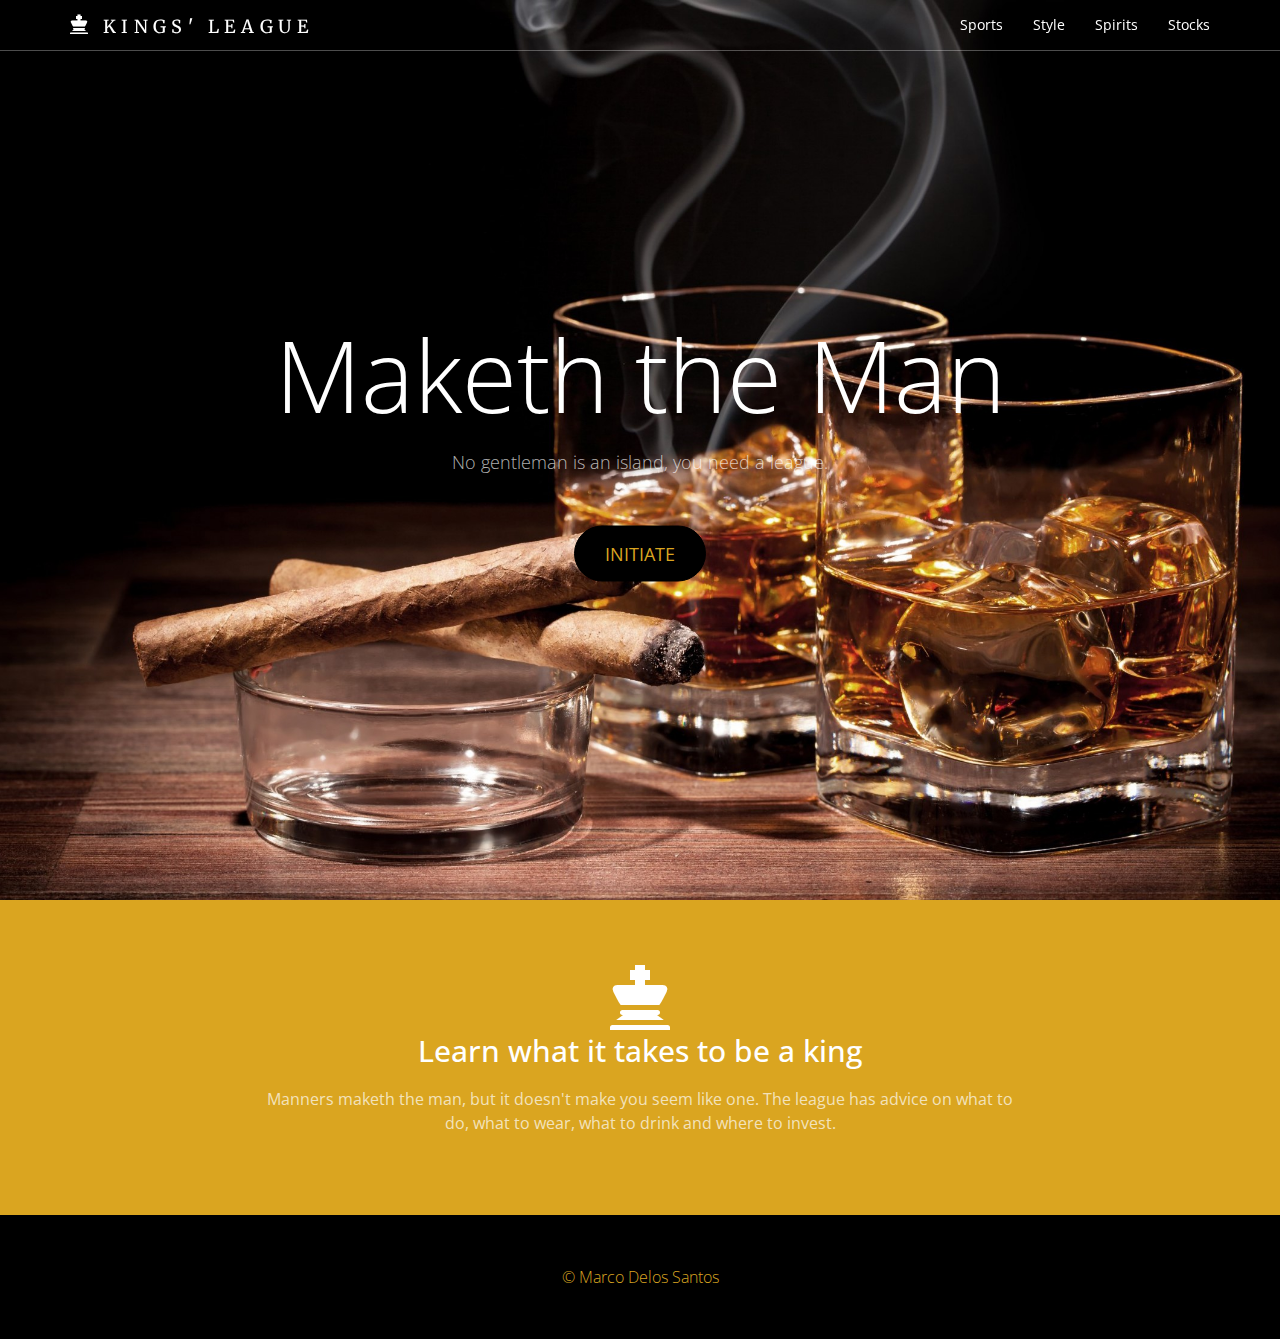
<file: index.html>
<!DOCTYPE html>
<html lang="en">

<head>

    <meta charset="utf-8">
    <meta http-equiv="X-UA-Compatible" content="IE=edge">
    <meta name="viewport" content="width=device-width, initial-scale=1">

    <title>Home | Kings' League</title>

    <link href="css/bootstrap.min.css" rel="stylesheet">

    <link href="css/custom.css" rel="stylesheet">

    <link href='http://fonts.googleapis.com/css?family=Open+Sans:300italic,400italic,600italic,700italic,800italic,400,300,600,700,800' rel='stylesheet' type='text/css'>
    
    <link href="https://fonts.googleapis.com/css?family=IBM+Plex+Mono:400,400i|IBM+Plex+Sans+Condensed:400,400i|IBM+Plex+Sans:100,100i,400,400i,700,700i|IBM+Plex+Serif:400,400i" rel="stylesheet">
    
    <link href="https://fonts.googleapis.com/css?family=Merriweather" rel="stylesheet">
    
    <style>
        header{
            background-image: url(images/header.jpg);
        }
    </style>
</head>

<body>

    <!-- Navigation -->
    <nav id="siteNav" class="navbar navbar-default navbar-fixed-top" role="navigation">
        <div class="container">
            <!-- Logo and responsive toggle -->
            <div class="navbar-header">
                <button type="button" class="navbar-toggle" data-toggle="collapse" data-target="#navbar">
                    <span class="sr-only">Toggle navigation</span>
                    <span class="icon-bar"></span>
                    <span class="icon-bar"></span>
                    <span class="icon-bar"></span>
                </button>
                <a class="navbar-brand" href="index.html">
                	<span class="glyphicon glyphicon-king"></span> 
                	KINGS' LEAGUE
                </a>
            </div>
            <!-- Navbar links -->
            <div class="collapse navbar-collapse" id="navbar">
                <ul class="nav navbar-nav navbar-right">
                    <li>
                        <a href="sports.html">Sports</a>
                    </li>
                    <li>
                        <a href="style.html">Style</a>
                    </li>
					<li>
						<a href="spirits.html">Spirits</a>
					</li>
                    <li>
                        <a href="stocks.html">Stocks</a>
                    </li>
                </ul>
                
            </div><!-- /.navbar-collapse -->
        </div><!-- /.container -->
    </nav>

	<!-- Header -->
    <header>
        <div class="header-content">
            <div class="header-content-inner">
                <h1>Maketh the Man</h1>
                <p>No gentleman is an island, you need a league.</p>
                <a href="https://www.youtube.com/watch?v=dQw4w9WgXcQ" class="btn btn-primary btn-lg">Initiate</a>
            </div>
        </div>
    </header>
    
    <!-- Intro Section -->
    <section class="intro">
        <div class="container">
            <div class="row">
                <div class="col-lg-8 col-lg-offset-2">
                	<span class="glyphicon glyphicon-king" style="font-size: 60px"></span>
                    <h2 class="section-heading">Learn what it takes to be a king</h2>
                    <p class="text-light">Manners maketh the man, but it doesn't make you seem like one. The league has advice on what to do, what to wear, what to drink and where to invest.</p>
                </div>
            </div>
        </div>
    </section>
    
    <footer class="page-footer">
            <div class="small-print">
        	<div class="container">
        		<p>&copy; Marco Delos Santos</p>
        	</div>
        </div>
        
    </footer>
    <script src="js/jquery-1.11.3.min.js"></script>

    <!-- Bootstrap Core JavaScript -->
    <script src="js/bootstrap.min.js"></script>

    <!-- Plugin JavaScript -->
    <script src="js/jquery.easing.min.js"></script>
    
    <!-- Custom Javascript -->
    <script src="js/custom.js"></script>

</body>

</html>
</file>
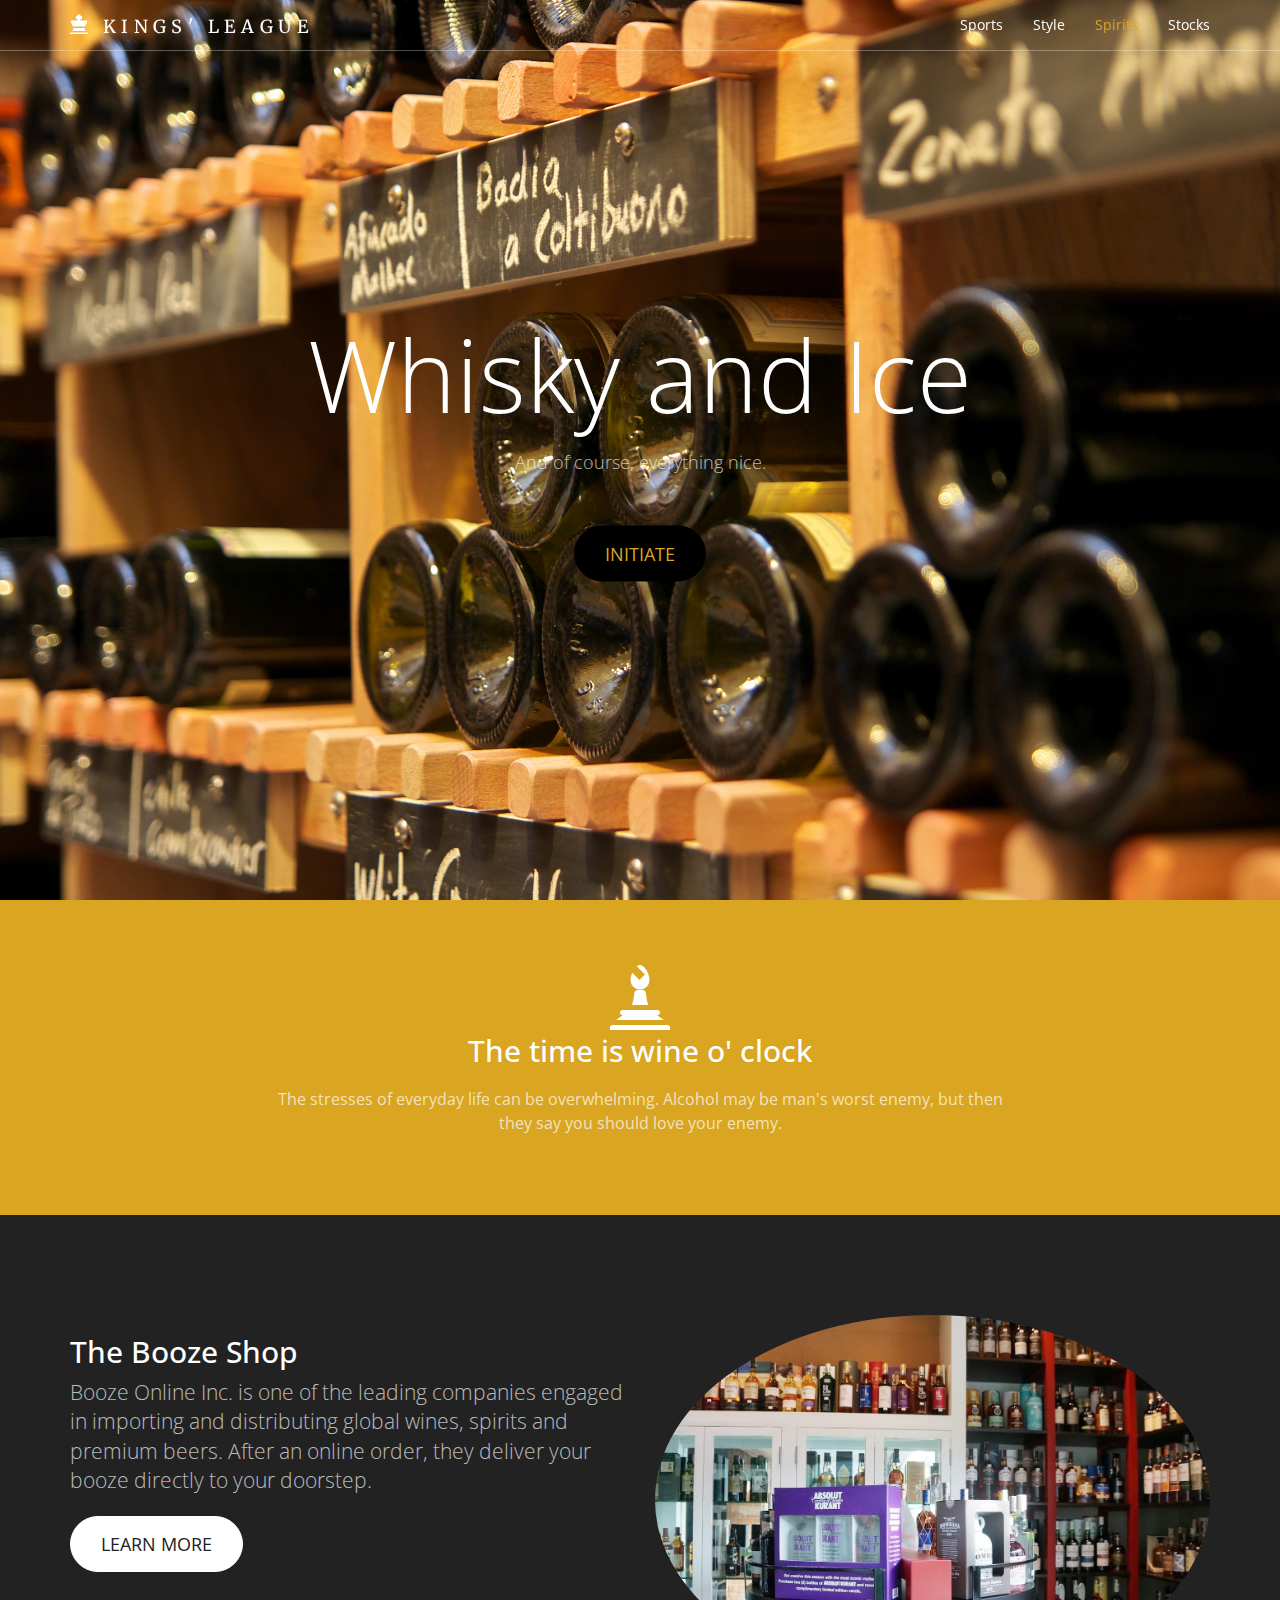
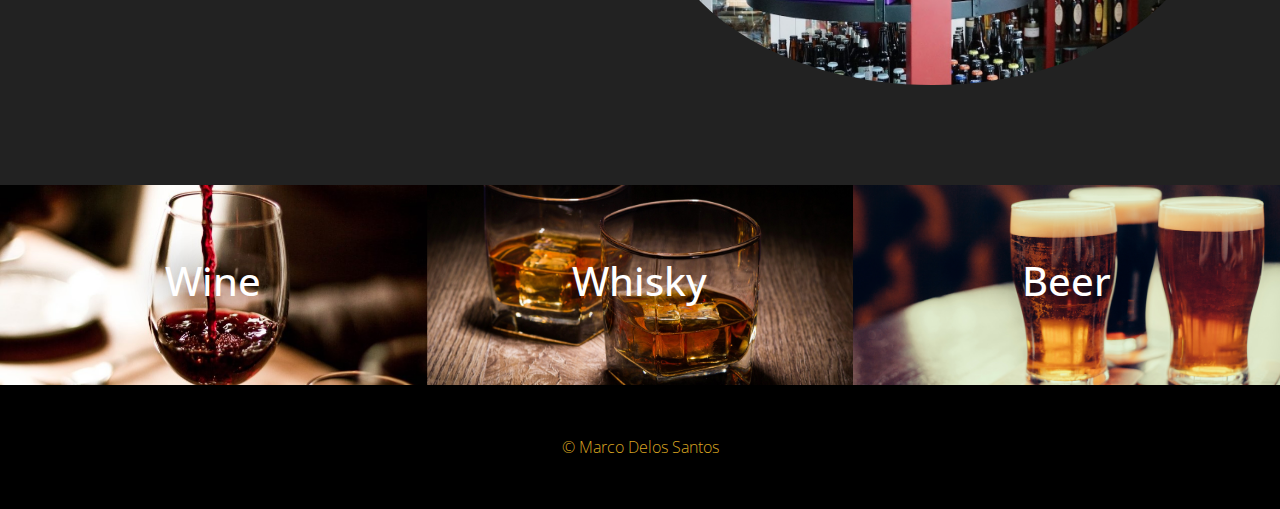
<file: spirits.html>
<!DOCTYPE html>
<html lang="en">

<head>

    <meta charset="utf-8">
    <meta http-equiv="X-UA-Compatible" content="IE=edge">
    <meta name="viewport" content="width=device-width, initial-scale=1">

    <title>Spirits | Kings' League</title>

    <link href="css/bootstrap.min.css" rel="stylesheet">

    <link href="css/custom.css" rel="stylesheet">

    <link href='http://fonts.googleapis.com/css?family=Open+Sans:300italic,400italic,600italic,700italic,800italic,400,300,600,700,800' rel='stylesheet' type='text/css'>
    
    <link href="https://fonts.googleapis.com/css?family=IBM+Plex+Mono:400,400i|IBM+Plex+Sans+Condensed:400,400i|IBM+Plex+Sans:100,100i,400,400i,700,700i|IBM+Plex+Serif:400,400i" rel="stylesheet">
    
    <link href="https://fonts.googleapis.com/css?family=Merriweather" rel="stylesheet">
    
    <style>
        header{
            background-image: url(images/header4.jpg);
        }
    </style>
    
</head>

<body>

    <nav id="siteNav" class="navbar navbar-default navbar-fixed-top" role="navigation">
        <div class="container">
            <!-- Logo and responsive toggle -->
            <div class="navbar-header">
                <button type="button" class="navbar-toggle" data-toggle="collapse" data-target="#navbar">
                    <span class="sr-only">Toggle navigation</span>
                    <span class="icon-bar"></span>
                    <span class="icon-bar"></span>
                    <span class="icon-bar"></span>
                </button>
                <a class="navbar-brand" href="index.html">
                	<span class="glyphicon glyphicon-king"></span> 
                	KINGS' LEAGUE
                </a>
            </div>
            <!-- Navbar links -->
            <div class="collapse navbar-collapse" id="navbar">
                <ul class="nav navbar-nav navbar-right">
                    <li>
                        <a href="sports.html">Sports</a>
                    </li>
                    <li>
                        <a href="style.html">Style</a>
                    </li>
					<li class="active">
						<a href="spirits.html">Spirits</a>
					</li>
                    <li>
                        <a href="stocks.html">Stocks</a>
                    </li>
                </ul>
                
            </div><!-- /.navbar-collapse -->
        </div><!-- /.container -->
    </nav>

	<!-- Header -->
    <header>
        <div class="header-content">
            <div class="header-content-inner">
                <h1>Whisky and Ice</h1>
                <p>And of course, everything nice.</p>
                <a href="https://www.youtube.com/watch?v=dQw4w9WgXcQ" class="btn btn-primary btn-lg">Initiate</a>
            </div>
        </div>
    </header>

<!-- Intro Section -->
    <section class="intro">
        <div class="container">
            <div class="row">
                <div class="col-lg-8 col-lg-offset-2">
                	<span class="glyphicon glyphicon-bishop" style="font-size: 60px"></span>
                    <h2 class="section-heading">The time is wine o' clock</h2>
                    <p class="text-light"> The stresses of everyday life can be overwhelming. Alcohol may be man's worst enemy, but then they say you should love your enemy.</p>
                </div>
            </div>
        </div>
    </section>


    
     <section class="content content-2">
        <div class="container">
            <div class="row">
                <div class="col-sm-6">
                	<h2 class="section-header">The Booze Shop</h2>
                	<p class="lead text-light">Booze Online Inc. is one of the leading companies engaged in importing and distributing global wines, spirits and premium beers. After an online order, they deliver your booze directly to your doorstep.</p>
                	<a href="https://www.boozeshop.ph/" class="btn btn-default btn-lg">Learn more</a>
                </div>    
                <div class="col-sm-6">
                    <img class="img-responsive img-circle center-block" src="images/booze.JPG" alt="">
                </div>            
                
            </div>
        </div>
    </section>
    <div class="container-fluid">
        <div class="row promo">
        	<a href="https://www.boozeshop.ph/wines.html/">
				<div class="col-md-4 promo-item item-1">
					<h3>
						Wine
					</h3>
				</div>
            </a>
            <a href="https://www.boozeshop.ph/spirits/whisky.html/">
				<div class="col-md-4 promo-item item-2">
					<h3>
						Whisky
					</h3>
				</div>
            </a>
			
			<a href="https://www.boozeshop.ph/beers.html/">
				<div class="col-md-4 promo-item item-3">
					<h3>
						Beer
					</h3>
				</div>
            </a>
        </div>
    </div><!-- /.container-fluid -->


	<!-- Footer -->
    <footer class="page-footer">
    
    	<!-- Contact Us -->
        	
        <!-- Copyright etc -->
        <div class="small-print">
        	<div class="container">
        		<p>&copy; Marco Delos Santos</p>
        	</div>
        </div>
        
    </footer>

    <!-- jQuery -->
    <script src="js/jquery-1.11.3.min.js"></script>

    <!-- Bootstrap Core JavaScript -->
    <script src="js/bootstrap.min.js"></script>

    <!-- Plugin JavaScript -->
    <script src="js/jquery.easing.min.js"></script>
    
    <!-- Custom Javascript -->
    <script src="js/custom.js"></script>


</body>

</html>
</file>
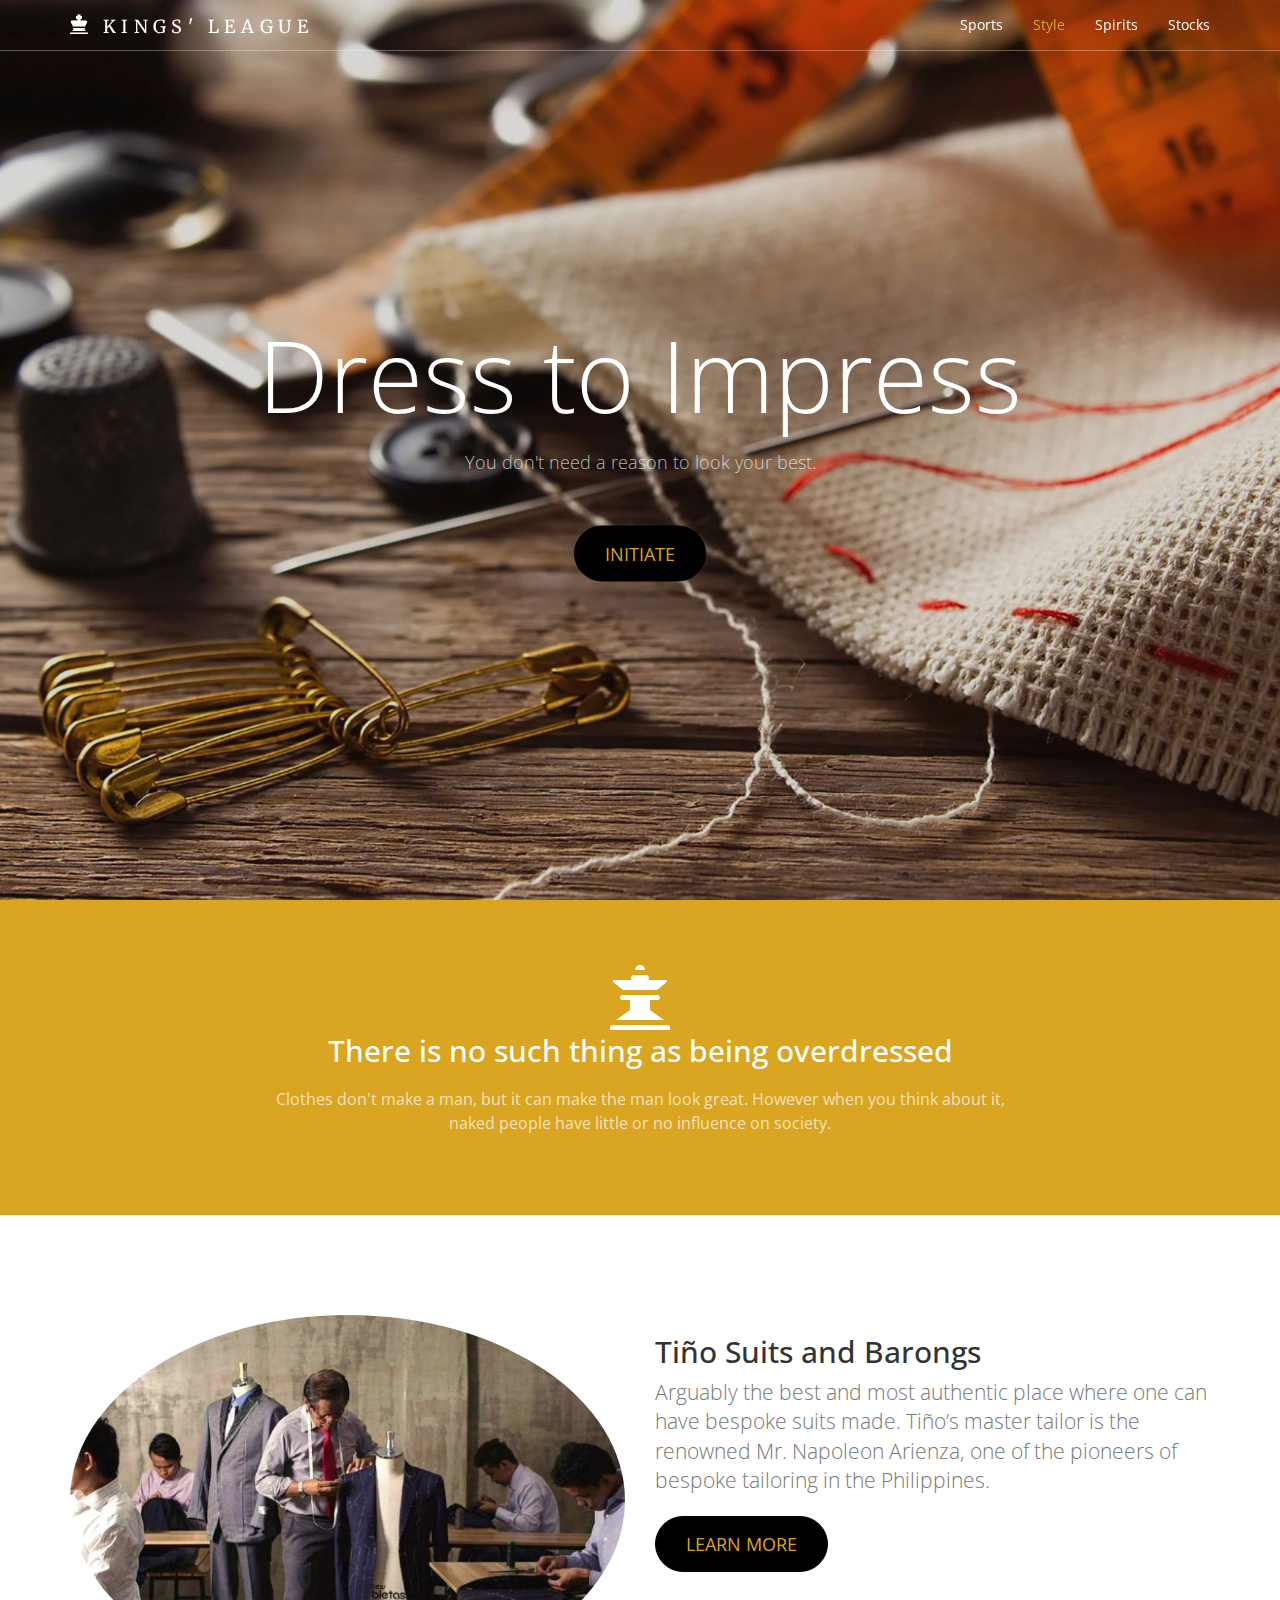
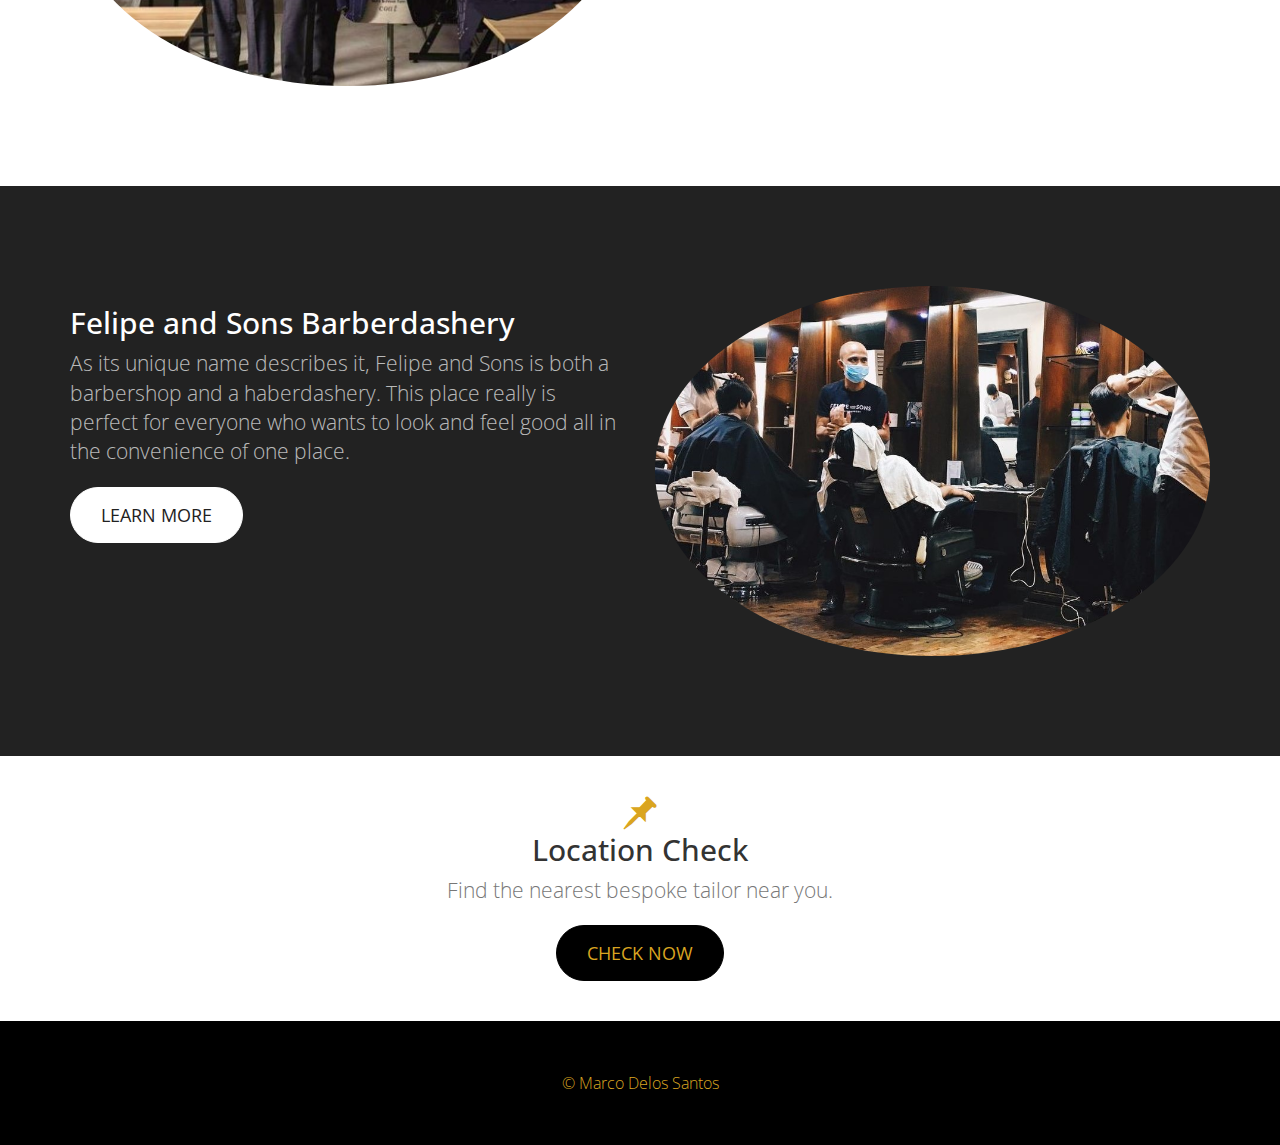
<file: style.html>
<!DOCTYPE html>
<html lang="en">

<head>

    <meta charset="utf-8">
    <meta http-equiv="X-UA-Compatible" content="IE=edge">
    <meta name="viewport" content="width=device-width, initial-scale=1">

    <title>Style | Kings' League</title>

    <link href="css/bootstrap.min.css" rel="stylesheet">

    <link href="css/custom.css" rel="stylesheet">

    <link href='http://fonts.googleapis.com/css?family=Open+Sans:300italic,400italic,600italic,700italic,800italic,400,300,600,700,800' rel='stylesheet' type='text/css'>
    
    <link href="https://fonts.googleapis.com/css?family=IBM+Plex+Mono:400,400i|IBM+Plex+Sans+Condensed:400,400i|IBM+Plex+Sans:100,100i,400,400i,700,700i|IBM+Plex+Serif:400,400i" rel="stylesheet">
    
    <link href="https://fonts.googleapis.com/css?family=Merriweather" rel="stylesheet">
    
    <style>
        header{
            background-image: url(images/header3.jpg);
        }
    </style>
    
</head>

<body>

    <nav id="siteNav" class="navbar navbar-default navbar-fixed-top" role="navigation">
        <div class="container">
            <!-- Logo and responsive toggle -->
            <div class="navbar-header">
                <button type="button" class="navbar-toggle" data-toggle="collapse" data-target="#navbar">
                    <span class="sr-only">Toggle navigation</span>
                    <span class="icon-bar"></span>
                    <span class="icon-bar"></span>
                    <span class="icon-bar"></span>
                </button>
                <a class="navbar-brand" href="index.html">
                	<span class="glyphicon glyphicon-king"></span> 
                	KINGS' LEAGUE
                </a>
            </div>
            <!-- Navbar links -->
            <div class="collapse navbar-collapse" id="navbar">
                <ul class="nav navbar-nav navbar-right">
                    <li>
                        <a href="sports.html">Sports</a>
                    </li>
                    <li class="active">
                        <a href="style.html">Style</a>
                    </li>
					<li>
						<a href="spirits.html">Spirits</a>
					</li>
                    <li>
                        <a href="stocks.html">Stocks</a>
                    </li>
                </ul>
                
            </div><!-- /.navbar-collapse -->
        </div><!-- /.container -->
    </nav>

	<!-- Header -->
    <header>
        <div class="header-content">
            <div class="header-content-inner">
                <h1>Dress to Impress</h1>
                <p>You don't need a reason to look your best.</p>
                <a href="https://www.youtube.com/watch?v=dQw4w9WgXcQ" class="btn btn-primary btn-lg">Initiate</a>
            </div>
        </div>
    </header>

<!-- Intro Section -->
    <section class="intro">
        <div class="container">
            <div class="row">
                <div class="col-lg-8 col-lg-offset-2">
                	<span class="glyphicon glyphicon-queen" style="font-size: 60px"></span>
                    <h2 class="section-heading">There is no such thing as being overdressed</h2>
                    <p class="text-light">Clothes don't make a man, but it can make the man look great. However when you think about it, naked people have little or no influence on society.</p>
                </div>
            </div>
        </div>
    </section>

	<!-- Content 1 -->
    <section class="content">
        <div class="container">
            <div class="row">
                <div class="col-sm-6">
                    <img class="img-responsive img-circle center-block" src="images/tino.jpg" alt="">
                </div>
                <div class="col-sm-6">
                	<h2 class="section-header">Tiño Suits and Barongs</h2>
                	<p class="lead text-muted">Arguably the best and most authentic place where one can have bespoke suits made. Tiño’s master tailor is the renowned Mr. Napoleon Arienza, one of the pioneers of bespoke tailoring in the Philippines.
                    </p>
                	<a href="https://tinosuits.com/" class="btn btn-primary btn-lg">Learn more</a>
                </div>                
                
            </div>
        </div>
    </section>
    
     <section class="content content-2">
        <div class="container">
            <div class="row">
                <div class="col-sm-6">
                	<h2 class="section-header">Felipe and Sons Barberdashery</h2>
                	<p class="lead text-light">As its unique name describes it, Felipe and Sons is both a barbershop and a haberdashery. This place really is perfect for everyone who wants to look and feel good all in the convenience of one place.</p>
                	<a href="http://felipeandsons.com/" class="btn btn-default btn-lg">Learn more</a>
                </div>    
                <div class="col-sm-6">
                    <img class="img-responsive img-circle center-block" src="images/barber.jpg" alt="">
                </div>            
                
            </div>
        </div>
    </section>    
     <section class="content content-3">
        <div class="container">
			<h2 class="section-header"><span class="glyphicon glyphicon-pushpin text-primary"></span><br>Location Check</h2>
			<p class="lead text-muted">Find the nearest bespoke tailor near you.</p> 
                    <a href="https://www.google.com/maps/search/bespoke+near+me" class="btn btn-primary btn-lg">Check Now</a>               
            </div>
    </section>

	<!-- Footer -->
    <footer class="page-footer">
    
    	<!-- Contact Us -->
        	
        <!-- Copyright etc -->
        <div class="small-print">
        	<div class="container">
        		<p>&copy; Marco Delos Santos</p>
        	</div>
        </div>
        
    </footer>

    <!-- jQuery -->
    <script src="js/jquery-1.11.3.min.js"></script>

    <!-- Bootstrap Core JavaScript -->
    <script src="js/bootstrap.min.js"></script>

    <!-- Plugin JavaScript -->
    <script src="js/jquery.easing.min.js"></script>
    
    <!-- Custom Javascript -->
    <script src="js/custom.js"></script>


</body>

</html>
</file>
<file: css/custom.css>
html,
body {
    width: 100%;
    height: 100%;
    font-family: 'Open Sans','Helvetica Neue',Arial,sans-serif;
    -moz-osx-font-smoothing: grayscale;
    -webkit-font-smoothing: antialiased;
}

a {
    color: yellowgreen;
    -webkit-transition: all .35s;
    -moz-transition: all .35s;
    transition: all .35s;
}

a:hover,
a:focus {
    color: forestgreen;
}

p {
    font-size: 16px;
    line-height: 1.5;
}

header {
    position: relative;
    width: 100%;
    min-height: auto;
    text-align: center;
    color: #fff;
    background-position: center;
    -webkit-background-size: cover;
    -moz-background-size: cover;
    background-size: cover;
    -o-background-size: cover;
}

header .header-content {
    position: relative;
    width: 100%;
    padding: 100px 15px 70px;
    text-align: center;
}

header .header-content .header-content-inner h1 {
    margin-top: 0;
    margin-bottom: 20px;
    font-size: 50px;
    font-weight: 300;
}

header .header-content .header-content-inner p {
    margin-bottom: 50px;
    font-size: 16px;
    font-weight: 300;
    color: rgba(255,255,255,.7);
}

@media(min-width:768px) {
    header {
        min-height: 100%;
    }

    header .header-content {
        position: absolute;
        top: 50%;
        padding: 0 50px;
        -webkit-transform: translateY(-50%);
        -ms-transform: translateY(-50%);
        transform: translateY(-50%);
    }

    header .header-content .header-content-inner {
        margin-right: auto;
        margin-left: auto;
        max-width: 1000px;
    }

	header .header-content .header-content-inner h1 {
    	font-size: 100px;
		}

    header .header-content .header-content-inner p {
        margin-right: auto;
        margin-left: auto;
        max-width: 80%;
        font-size: 18px;
    }
}

.section-heading {
    margin-top: 0;
    margin-bottom: 20px;
}

.intro {
	color: #fff;
    background-color: goldenrod;
    padding: 70px 0;
    text-align: center;
}

.content {
    padding: 100px 0;
}

.content-2 {
	color: #fff;
    background-color: #222;
}

.content-3 {
	padding: 20px 0 40px;
	text-align: center;
}

.promo,
.promo h3,
.promo a:link,
.promo a:visited,
.promo a:hover,
.promo a:active {
    color: white;
	text-shadow: 0px 0px 40px black;
    text-decoration: none;
}

.promo-item {
    height: 200px;
    line-height: 180px;
    text-align: center;
}

.promo-item:hover {
    background-size: 110%; 
    border: 10px solid rgba(255,255,255,0.3);
    line-height: 160px;
}

.promo-item h3 {
    font-size: 40px;
    display: inline-block;
    vertical-align: middle;
}

.item-1 {
	background: url('../images/wine.jpg');
	}
	
.item-2 {
	background: url('../images/whiskey.jpg');
	}
	
.item-3 {
	background: url('../images/beer.jpg');
	}
		
.item-1,
.item-2,
.item-3 {
	background-size: cover;
	background-position: 50% 50%;
	}

.page-footer {
	text-align: center;
	}

.page-footer .contact {
	padding: 100px 0;
	background-color: goldenrod;
	color: #222;
	}

.page-footer .contact p {
	font-size: 22px;
	font-weight: 300;
	}
	
.content-3 .glyphicon,	
.page-footer .contact .glyphicon {
	font-size: 32px;
	font-weight: 700;
	}

.content-3 .glyphicon{
    color: goldenrod;
}
		
.page-footer .small-print {
	padding: 50px 0 40px;
	font-weight: 300;
    background-color: black;
    color: goldenrod;
	}

.text-light {
    color: rgba(255,255,255,.7);
}

.navbar-default {
    border-color: rgba(34,34,34,.05);
    background-color: #000;
    -webkit-transition: all .35s;
    -moz-transition: all .35s;
    transition: all .35s;
}

.navbar-default .navbar-header .navbar-brand {
    font-family: 'Merriweather', serif;
    color: white;
}

.navbar-default .navbar-header .navbar-brand:hover,
.navbar-default .navbar-header .navbar-brand:focus {
    color: goldenrod;
}

.navbar-default .nav > li>a,
.navbar-default .nav>li>a:focus {
    color: #fff;
}

.navbar-default .nav > li>a:hover,
.navbar-default .nav>li>a:focus:hover {
    color: goldenrod;
}

.navbar-default .nav > li.active>a,
.navbar-default .nav>li.active>a:focus {
    color: goldenrod!important;
    background-color: transparent;
}

.navbar-default .nav > li.active>a:hover,
.navbar-default .nav>li.active>a:focus:hover {
    background-color: transparent;
}

@media(min-width:768px) {
    .navbar-default {
        border-color: rgba(255,255,255,.3);
        background-color: transparent;
    }

    .navbar-default .navbar-header .navbar-brand {
        color: rgba(255,255,255);
        font-family: 'Merriweather', serif;
        letter-spacing: 0.3em;
    }

    .navbar-default .navbar-header .navbar-brand:hover,
    .navbar-default .navbar-header .navbar-brand:focus {
        color: #fff;
    }

    .navbar-default .nav > li>a,
    .navbar-default .nav>li>a:focus {
        color: rgba(255,255,255);
    }

    .navbar-default .nav > li>a:hover,
    .navbar-default .nav>li>a:focus:hover {
        color: #fff;
    }

    .navbar-default.affix {
        border-color: #fff;
        background-color: #fff;
        box-shadow: 0px 7px 20px 0px rgba(0,0,0,0.1);
    }

    .navbar-default.affix .navbar-header .navbar-brand {
        letter-spacing: 0;
        color: goldenrod;
    }

    .navbar-default.affix .navbar-header .navbar-brand:hover,
    .navbar-default.affix .navbar-header .navbar-brand:focus {
        color: goldenrod;
    }

    .navbar-default.affix .nav > li>a,
    .navbar-default.affix .nav>li>a:focus {
        color: #222;
    }

    .navbar-default.affix .nav > li>a:hover,
    .navbar-default.affix .nav>li>a:focus:hover {
        color: gold;
    }
}

.btn-default {
    border-color: #fff;
    color: #222;
    background-color: #fff;
    -webkit-transition: all .35s;
    -moz-transition: all .35s;
    transition: all .35s;
}

.btn-default:hover,
.btn-default:focus,
.btn-default.focus,
.btn-default:active,
.btn-default.active,
.open > .dropdown-toggle.btn-default {
    border-color: #eee;
    color: #222;
    background-color: #eee;
}

.btn-default:active,
.btn-default.active,
.open > .dropdown-toggle.btn-default {
    background-image: none;
}

.btn-default.disabled,
.btn-default[disabled],
fieldset[disabled] .btn-default,
.btn-default.disabled:hover,
.btn-default[disabled]:hover,
fieldset[disabled] .btn-default:hover,
.btn-default.disabled:focus,
.btn-default[disabled]:focus,
fieldset[disabled] .btn-default:focus,
.btn-default.disabled.focus,
.btn-default[disabled].focus,
fieldset[disabled] .btn-default.focus,
.btn-default.disabled:active,
.btn-default[disabled]:active,
fieldset[disabled] .btn-default:active,
.btn-default.disabled.active,
.btn-default[disabled].active,
fieldset[disabled] .btn-default.active {
    border-color: #fff;
    background-color: #fff;
}

.btn-default .badge {
    color: #fff;
    background-color: #222;
}

.btn-primary {
    border-color: black;
    color: goldenrod;
    background-color: black;
    -webkit-transition: all .35s;
    -moz-transition: all .35s;
    transition: all .35s;
}

.btn-primary:hover,
.btn-primary:focus,
.btn-primary.focus,
.btn-primary:active,
.btn-primary.active,
.open > .dropdown-toggle.btn-primary {
    border-color: goldenrod;
    color: #000;
    background-color: goldenrod;
}

.btn-primary:active,
.btn-primary.active,
.open > .dropdown-toggle.btn-primary {
    background-image: none;
}

.btn-primary.disabled,
.btn-primary[disabled],
fieldset[disabled] .btn-primary,
.btn-primary.disabled:hover,
.btn-primary[disabled]:hover,
fieldset[disabled] .btn-primary:hover,
.btn-primary.disabled:focus,
.btn-primary[disabled]:focus,
fieldset[disabled] .btn-primary:focus,
.btn-primary.disabled.focus,
.btn-primary[disabled].focus,
fieldset[disabled] .btn-primary.focus,
.btn-primary.disabled:active,
.btn-primary[disabled]:active,
fieldset[disabled] .btn-primary:active,
.btn-primary.disabled.active,
.btn-primary[disabled].active,
fieldset[disabled] .btn-primary.active {
    border-color: yellowgreen;
    background-color: yellowgreen;
}

.btn-primary .badge {
    color: yellowgreen;
    background-color: #fff;
}


.btn {
    border-radius: 300px;
    text-transform: uppercase;
}

.btn-lg {
    padding: 15px 30px;
}

::-moz-selection {
    text-shadow: none;
    color: #fff;
    background: #222;
}

::selection {
    text-shadow: none;
    color: #fff;
    background: #222;
}

img::selection {
    color: #fff;
    background: 0 0;
}

img::-moz-selection {
    color: #fff;
    background: 0 0;
}

.text-primary {
    color: yellowgreen;
}

.bg-primary {
    background-color: yellowgreen;
}
</file>
